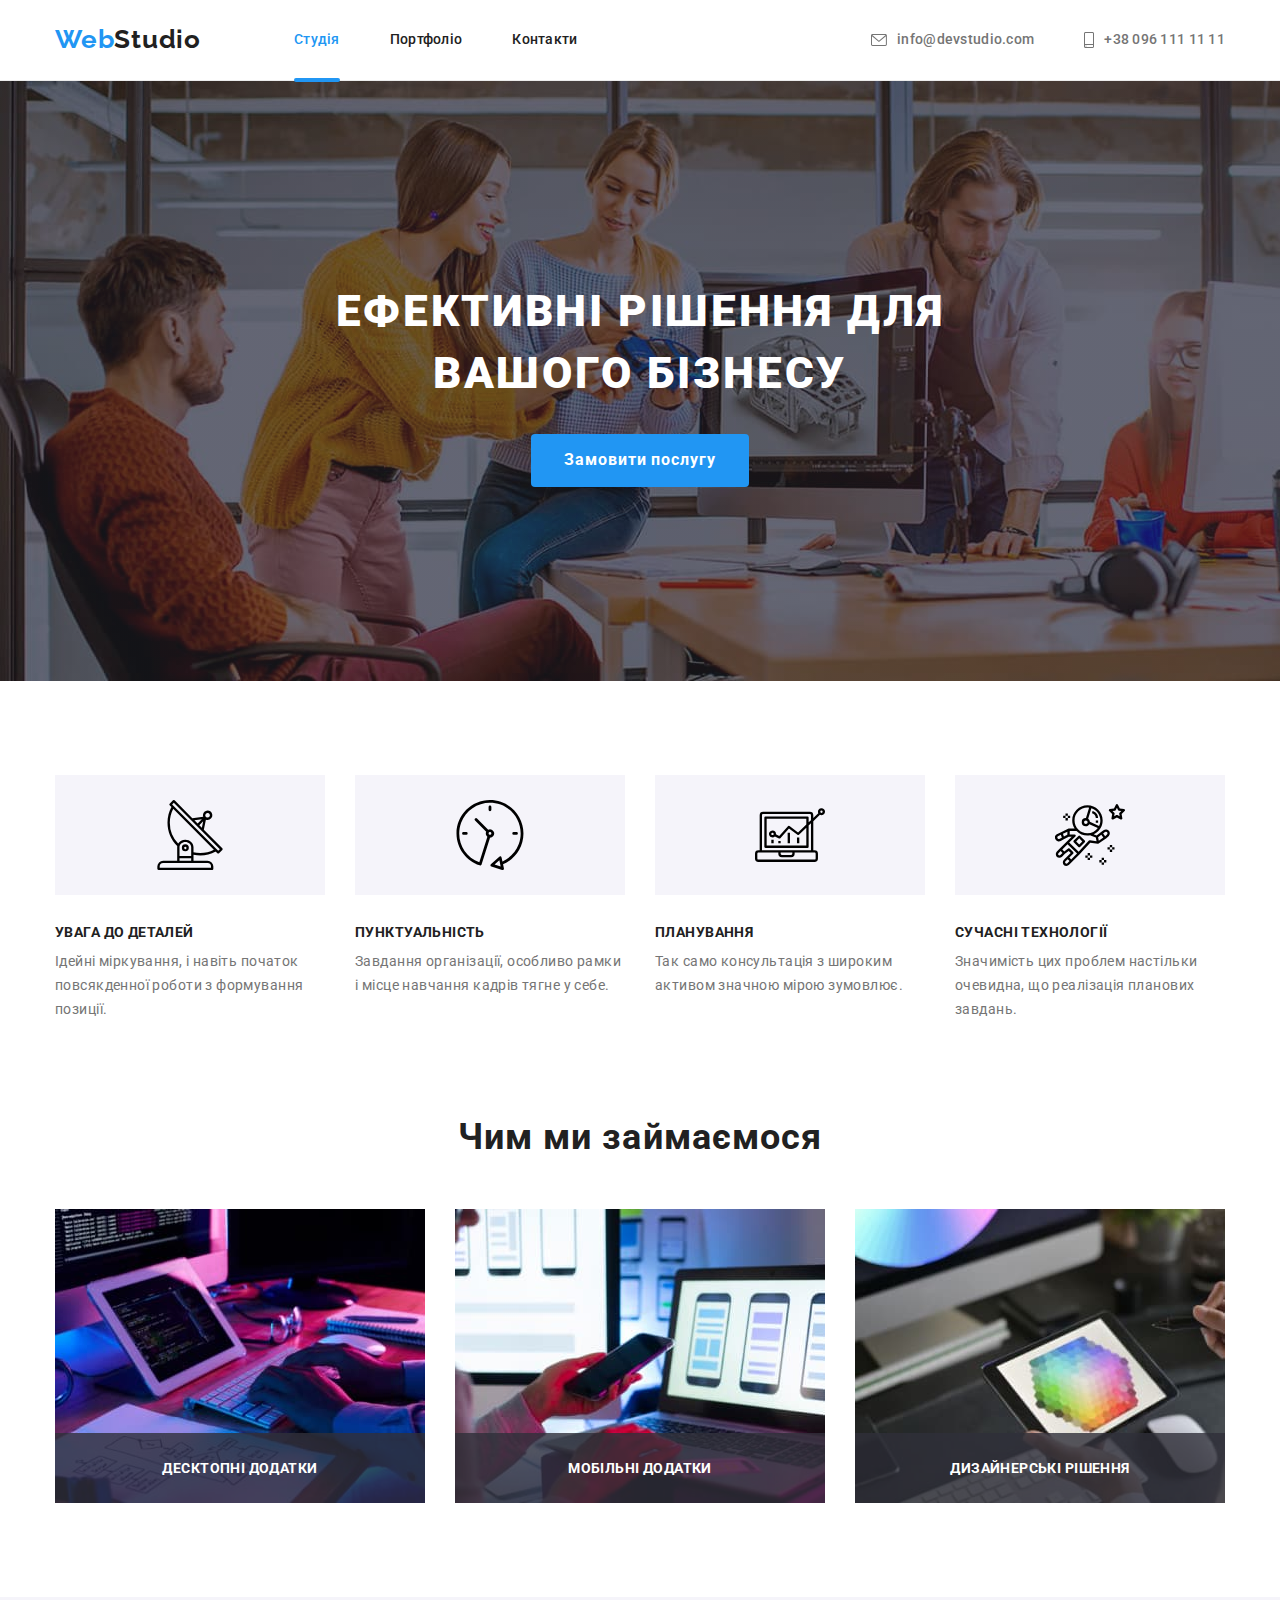
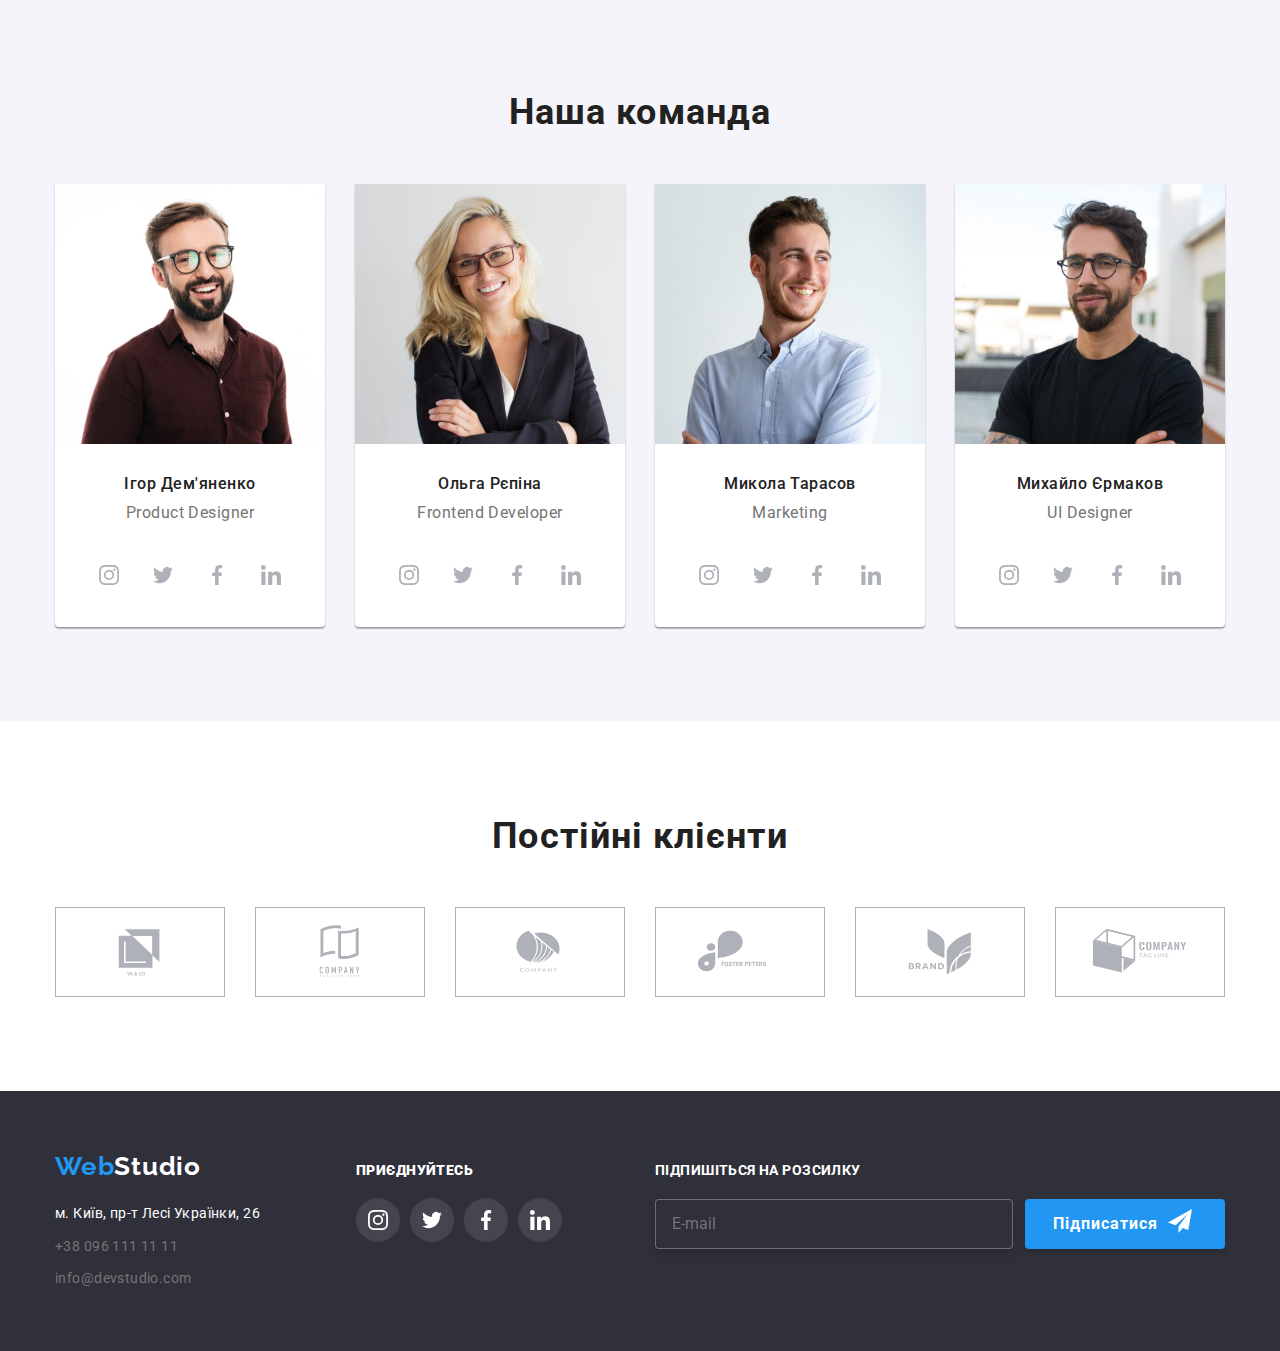
<file: index.html>
<!DOCTYPE html>
<html lang="uk">
  <head>
    <meta charset="UTF-8" />
    <meta http-equiv="X-UA-Compatible" content="IE=edge" />
    <meta name="viewport" content="width=device-width, initial-scale=1.0" />
    <link rel="preconnect" href="https://fonts.googleapis.com">
    <link rel="preconnect" href="https://fonts.gstatic.com" crossorigin>
    <link rel="preconnect" href="https://fonts.googleapis.com">
    <link rel="preconnect" href="https://fonts.gstatic.com" crossorigin>
    <link href="https://fonts.googleapis.com/css2?family=Raleway:wght@700&family=Roboto:wght@400;500;700;900&display=swap"
      rel="stylesheet">
    <title>Студія</title>
    <link rel="stylesheet" href="https://cdnjs.cloudflare.com/ajax/libs/modern-normalize/1.1.0/modern-normalize.min.css">
    
    <link rel="stylesheet" href="./css/main.min.css">
    
  </head>
  <body>
    <header class="header">
      <div class="container main-nav">
      <nav class="header-nav main-nav">
        <a href="./index.html" lang="en" class="header-logo"> <span>Web</span>Studio </a>

        <ul class="header-list ull">
          <li class="item"><a href="./index.html" class="header-item current">Студія</a></li>
          <li class="item"><a href="./portfolio.html" class="header-item">Портфоліо</a></li>
          <li class="item"><a href="" class="header-item">Контакти</a></li>
        </ul>
      </nav>

      <ul class="header-contacts ull">

        <li class="item hover-mail"><a href="mail:info@devstudio.com" class="header-mail communication">
          
          <svg class="mail-svg">
            <use href="./image/icon.svg#mail-icon"></use>
          </svg>

          info@devstudio.com</a></li>


        <li class="item hover-contact"><a href="tel:+380961111111" class="header-contact communication">
          
          <svg class="phone-svg">
            <use href="./image/icon.svg#smartphone"></use>
          </svg>
          
          +38 096 111 11 11</a></li>
        
      </ul>
      </div>
    </header>

    <main class="main">
      <!--Hero section-->
      <section class="hero">

        <div class="container">

          <h1 class="hero-title">Ефективні рішення для вашого бізнесу</h1>
          <button type="button" class="hero-btn" data-modal-open>Замовити послугу</button>

          <div class="backdrop is-hidden " data-modal  >
            <div class="modal" >
              <button type="button" class="close-button" data-modal-close>
                <svg class="modal-svg">
                  <use href="./image/icon.svg#button-close"></use>


                </svg>
              </button>



              <h2 class="modal-title">Залиште свої дані, ми вам передзвонимо</h2>
              <form action="" class="modal-form">
                <div class="form-element" >
                  <label for="name" class="form-info">Ім'я</label>
                  <div class="input-svg-info">
                  <input type="text"  id="name" name="name" class="input-info"/>

                 
                    <svg class="svg-form">
                      <use href="./image/icon.svg#name-form"></use>
                    </svg>
                  </div>
                </div>
                
                <div class="form-element">
                  <label for="phone" class="form-info">Телефон</label>
                  <div class="input-svg-info">
                  <input type="tel" id="phone" name="mobile" class="input-info"/>

                  
                    <svg class="svg-form">
                      <use href="./image/icon.svg#phone-form"></use>
                    </svg>
                  </div>
                </div>

                <div class="form-element">
                  <label for="mail" class="form-info">Пошта</label>
                  <div class="input-svg-info">
                  <input type="email" id="mail" name="mail" class="input-info"/>

                  
                    <svg class="svg-form">
                      <use href="./image/icon.svg#mail-form"></use>
                    </svg>
                </div>
                </div>

                <div class="form-element">
                  <label for="comment" class="form-info">Коментар</label>
                  
                  <textarea name="comment" id="comment" rows="120" class="comment" placeholder="Введіть текст"></textarea>
                </div>

                <div class="form-chek">
                
                 
                  
                  <label for="agree" class="check-label">
                    <input type="checkbox" id="agree" name="mailing-list" class="check-input" />
                    <div class="checkbox-icon">
                      <svg class="check-svg">
                        <use href="./image/icon.svg#icon-check"></use>
                      </svg>
                    </div>
                    Погоджуюся з розсилкою та приймаю &nbsp; <span><a href="" class="agreement-link"> Умови договору</a>
                    </span>
                  </label>
                
                </div>

                <button type="submit" class="modal-button">Відправити</button>
              </form>

              
            </div>
            
          </div>
        </div>
       
  
      </section>

      <!--Section about us-->
      <section class="about">

        <div class="container about__container width-size">
          <h2 class="about__title visually-hidden">Про нас</h2>
        
        <ul class="list-about ull">
          <li class="list-about__item icon-ditails">
              <div class="icon-about">

                <svg class="icon-about__svg">
                  <use href="./image/icon.svg#ditails"> 
                    
                  </use>
                </svg>

              </div>


            <h3 class="list-about__title">УВАГА ДО ДЕТАЛЕЙ</h3>
            <p class="list-about__paragraph">
              Ідейні міркування, і навіть початок повсякденної роботи з
              формування позиції.
            </p>
          </li>
          <li class="list-about__item icon-clock">

            <div class="icon-about">
            
              <svg class="icon-about__svg">
                <use href="./image/icon.svg#clock">
            
                </use>
              </svg>
            
            </div>

            <h3 class="list-about__title">ПУНКТУАЛЬНІСТЬ</h3>
            <p class="list-about__paragraph">
              Завдання організації, особливо рамки і місце навчання кадрів тягне
              у себе.
            </p>
          </li>
          <li class="list-about__item icon-diagram">

            <div class="icon-about">
            
              <svg class="icon-about__svg">
                <use href="./image/icon.svg#diagram">
            
                </use>
              </svg>
            
            </div>

            <h3 class="list-about__title">ПЛАНУВАННЯ</h3>
            <p class="list-about__paragraph">
              Так само консультація з широким активом значною мірою зумовлює.
            </p>
          </li>
          <li class="list-about__item icon-astronaunt">

            <div class="icon-about">
            
              <svg class="icon-about__svg">
                <use href="./image/icon.svg#astronaut">
            
                </use>
              </svg>
            
            </div>

            <h3 class="list-about__title">СУЧАСНІ ТЕХНОЛОГІЇ</h3>
            <p class="list-about__paragraph">
              Значимість цих проблем настільки очевидна, що реалізація планових
              завдань.
            </p>
          </li>
        </ul>
      </div>

      </section>

      <!--Section what we do-->
      <section class="what-do">
        <div class="what-do__container container">
          <h2 class="what-do__title">Чим ми займаємося</h2>
          <ul class="list-do ull">
            <li  class="list-do__item">
              <div class="list-do__wrapper">
              <img src="./image/img.jpg" alt="клавіатура" width="370" height="294" />
              <p class="list-do__pharagraph">Десктопні додатки</p>
              </div>
            </li>

            <li class="list-do__item">
              <div class="list-do__wrapper">
              <img src="./image/img-1.jpg" alt="телефон" width="370" height="294" />
              <p class="list-do__pharagraph">Мобільні додатки</p>
              </div>
            </li>

            <li class="list-do__item">
              <div class="list-do__wrapper">
              <img src="./image/img-2.jpg" alt="планшет" width="370" height="294" />
              <p class="list-do__pharagraph">Дизайнерські рішення</p>
              </div>
            </li>

          </ul>
        </div>
        
      </section>

      <!--Section Staff-->
      <section class="staff">
        <div class="container">
          <h2 class="staff-title">Наша команда</h2>
          
          <ul class="staff-list ull">
            <li class="staff-item">
              <img src="./image/staff-1.jpg" alt="Ігор Дем'яненко" width="270" height="260" class="staff-img" />
              <h3 class="staff-h">Ігор Дем'яненко</h3>
              <p class="staff-paragraph">Product Designer</p>

              <ul class="icon-staff-list ull">
                  <li class="link-icon">
                    <a href="" class="staff-a" >
                      <svg class="staff-icon">
                        <use href="./image/icon.svg#instagram"></use>
                      </svg>
                    </a>
                  </li>
                  <li class="link-icon">
                    <a href="" class="staff-a">
                      <svg class="staff-icon">
                        <use href="./image/icon.svg#twitter"></use>
                      </svg>
                    </a>
                  </li>
                  <li class="link-icon">
                    <a href="" class="staff-a">
                      <svg class="staff-icon">
                        <use href="./image/icon.svg#facebook"></use>
                      </svg>
                    </a>
                  </li>
                  <li class="link-icon">
                    <a href="" class="staff-a">
                      <svg class="staff-icon">
                        <use href="./image/icon.svg#linkedin"></use>
                      </svg>
                    </a>
                  </li>
              </ul>

            </li>
          
            <li class="staff-item">
              <img src="./image/staff-2.jpg" alt="Ольга Рєпіна" width="270" height="260" class="staff-img" />
              <h3 class="staff-h">Ольга Рєпіна</h3>
              <p class="staff-paragraph">Frontend Developer</p>

              <ul class="icon-staff-list ull">
                <li class="link-icon">
                  <a href="" class="staff-a">
                    <svg class="staff-icon">
                      <use href="./image/icon.svg#instagram"></use>
                    </svg>
                  </a>
                </li>
                <li class="link-icon">
                  <a href="" class="staff-a">
                    <svg class="staff-icon">
                      <use href="./image/icon.svg#twitter"></use>
                    </svg>
                  </a>
                </li>
                <li class="link-icon">
                  <a href="" class="staff-a">
                    <svg class="staff-icon">
                      <use href="./image/icon.svg#facebook"></use>
                    </svg>
                  </a>
                </li>
                <li class="link-icon">
                  <a href="" class="staff-a">
                    <svg class="staff-icon">
                      <use href="./image/icon.svg#linkedin"></use>
                    </svg>
                  </a>
                </li>
              </ul>
            </li>
          
            <li class="staff-item">
              <img src="./image/staff-3.jpg" alt="Микола Тарасов" width="270" height="260" class="staff-img" />
              <h3 class="staff-h">Микола Тарасов</h3>
              <p class="staff-paragraph">Marketing</p>

              <ul class="icon-staff-list ull">
                <li class="link-icon">
                  <a href="" class="staff-a">
                    <svg class="staff-icon">
                      <use href="./image/icon.svg#instagram"></use>
                    </svg>
                  </a>
                </li>
                <li class="link-icon">
                  <a href="" class="staff-a">
                    <svg class="staff-icon">
                      <use href="./image/icon.svg#twitter"></use>
                    </svg>
                  </a>
                </li>
                <li class="link-icon">
                  <a href="" class="staff-a">
                    <svg class="staff-icon">
                      <use href="./image/icon.svg#facebook"></use>
                    </svg>
                  </a>
                </li>
                <li class="link-icon">
                  <a href="" class="staff-a">
                    <svg class="staff-icon">
                      <use href="./image/icon.svg#linkedin"></use>
                    </svg>
                  </a>
                </li>
              </ul>
            </li>
          
            <li class="staff-item">
              <img src="./image/staff-4.jpg" alt="Михайло Єрмаков" width="270" height="260" class="staff-img" />
              <h3 class="staff-h">Михайло Єрмаков</h3>
              <p class="staff-paragraph">UI Designer</p>

              <ul class="icon-staff-list ull">
                <li class="link-icon">
                  <a href="" class="staff-a">
                    <svg class="staff-icon">
                      <use href="./image/icon.svg#instagram"></use>
                    </svg>
                  </a>
                </li>
                <li class="link-icon">
                  <a href="" class="staff-a">
                    <svg class="staff-icon">
                      <use href="./image/icon.svg#twitter"></use>
                    </svg>
                  </a>
                </li>
                <li class="link-icon">
                  <a href="" class="staff-a">
                    <svg class="staff-icon">
                      <use href="./image/icon.svg#facebook"></use>
                    </svg>
                  </a>
                </li>
                <li class="link-icon">
                  <a href="" class="staff-a">
                    <svg class="staff-icon">
                      <use href="./image/icon.svg#linkedin"></use>
                    </svg>
                  </a>
                </li>
              </ul>
            </li>
          </ul>
        </div>
        
      </section>

      
      <!--Section clients-->

      <section class="clients">
        <div class="container clients-container">
          <h2 class="clients-title">Постійні клієнти</h2>

          <ul class="clients-list ull" >
            <li class="clients-item">
              <a href="" class="clients-a">
                <svg class="clients-svg">
                  <use href="./image/icon.svg#logo1"></use>
                </svg>
              </a>
            </li>
            <li class="clients-item">
              <a href="" class="clients-a">
                <svg class="clients-svg">
                  <use href="./image/icon.svg#logo2"></use>
                </svg>
              </a>
            </li>
            <li class="clients-item">
              <a href="" class="clients-a">
                <svg class="clients-svg">
                  <use href="./image/icon.svg#logo3"></use>
                </svg>
              </a>
            </li>
            <li class="clients-item">
              <a href="" class="clients-a">
                <svg class="clients-svg svg-color">
                  <use href="./image/icon.svg#logo4"></use>
                </svg>
              </a>
            </li>
            <li class="clients-item">
              <a href="" class="clients-a">
                <svg class="clients-svg">
                  <use href="./image/icon.svg#logo5"></use>
                </svg>
              </a>
            </li>
            <li class="clients-item">
              <a href="" class="clients-a">
                <svg class="clients-svg">
                  <use href="./image/icon.svg#logo6"></use>
                </svg>
              </a>
            </li>
          </ul>

        </div>

      </section>


    </main>


    <footer class="footer">


      <div class="container footer-continer">
        <div class="footer-container-first">
        <a href="./index.html" lang="en" class="footer-logo"> <span>Web</span>Studio </a>
        
        <address>
          <ul class="footer-list ull">
            <li  class="footer-item">
              <a
                href="https://www.google.com/maps/place/%D0%B1%D1%83%D0%BB.+%D0%9B%D0%B5%D1%81%D0%B8+%D0%A3%D0%BA%D1%80%D0%B0%D0%B8%D0%BD%D0%BA%D0%B8,+26,+%D0%9A%D0%B8%D0%B5%D0%B2,+02000/@50.4265807,30.5383858,17z/data=!3m1!4b1!4m5!3m4!1s0x40d4cf0e033ecbe9:0x57a4dffefec77da0!8m2!3d50.4265807!4d30.5383858"
                target="_blank" rel="noopener noreferrer" class="footer-address">м. Київ, пр-т Лесі Українки, 26</a></li>
            <li class="footer-item"><a href="tel:+380961111111" class="footer-contact communication">+38 096 111 11 11</a></li>
            <li class="footer-item"><a href="mail:info@devstudio.com" class="footer-mail communication">info@devstudio.com</a></li>
          </ul>
        </address>
      </div>

      <div class="footer-icons">
        <p class="footer-icon-text"><b>приєднуйтесь</b></p>

        <ul class="icon-footer-list ull">
          <li class="link-icon-footer">
            <a href="" class="footer-a">
              <svg class="footer-icon">
                <use href="./image/icon.svg#instagram"></use>
              </svg>
            </a>
          </li>
          <li class="link-icon-footer">
            <a href="" class="footer-a">
              <svg class="footer-icon">
                <use href="./image/icon.svg#twitter"></use>
              </svg>
            </a>
          </li>
          <li class="link-icon-footer">
            <a href="" class="footer-a">
              <svg class="footer-icon">
                <use href="./image/icon.svg#facebook"></use>
              </svg>
            </a>
          </li>
          <li class="link-icon-footer">
            <a href="" class="footer-a">
              <svg class="footer-icon">
                <use href="./image/icon.svg#linkedin"></use>
              </svg>
            </a>
          </li>
        </ul>

      </div>


      <div class="mailing-list">

        
        <label for="mailing" class="title-mailing">Підпишіться на розсилку</label>
        <div class="mailing-input-but">
        <input type="email" id="mailing" name="mailing" class="input-mailing" placeholder="E-mail" />
   
        <button type="submit" class="mailing-btn">Підписатися</button>
         </div>
      </div>
      </div>
      
    </footer>
    
      <script src="./js/modal.js"></script>
  </body>
</html>
</file>
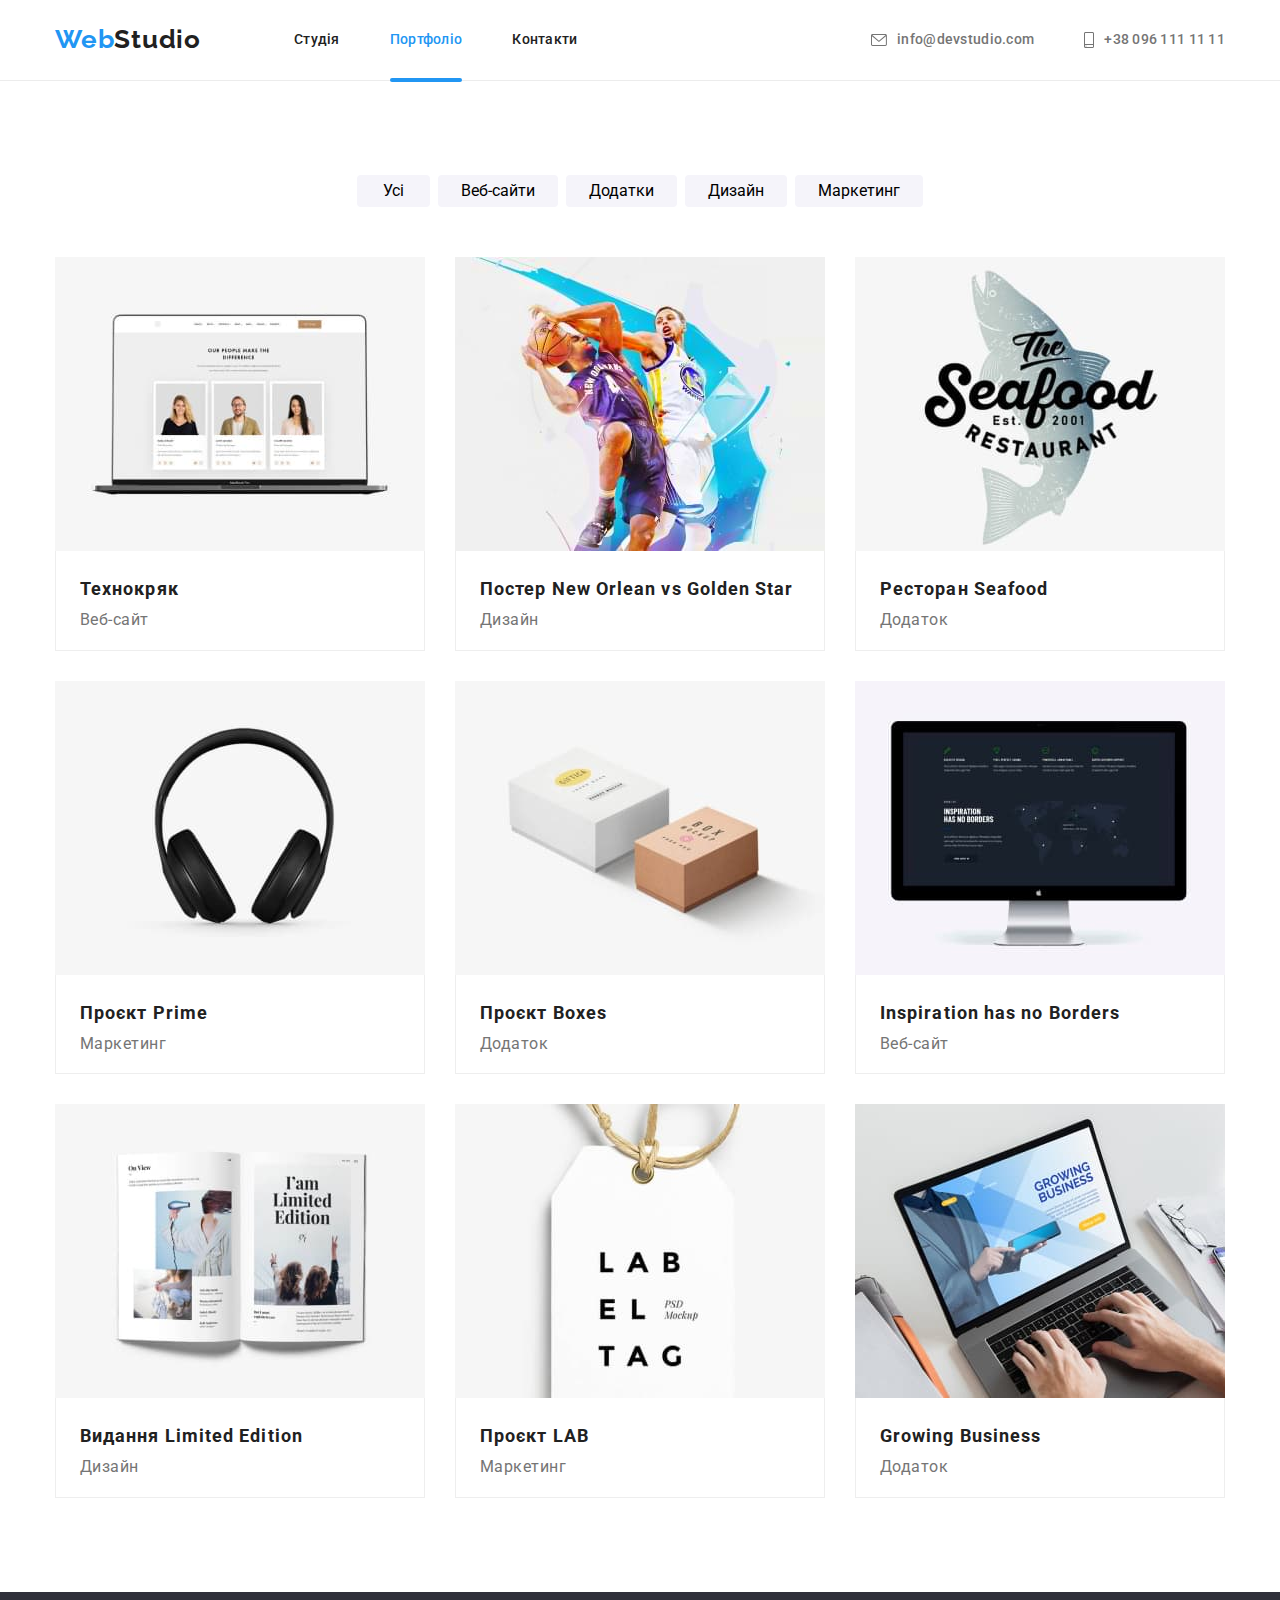
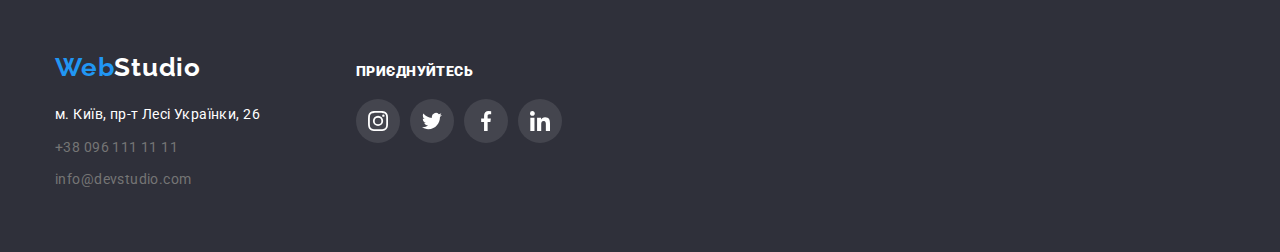
<file: portfolio.html>
<!DOCTYPE html>
<html lang="uk">
<head>
    <meta charset="UTF-8">
    <meta http-equiv="X-UA-Compatible" content="IE=edge">
    <meta name="viewport" content="width=device-width, initial-scale=1.0">
    <link href="https://fonts.googleapis.com/css2?family=Raleway:wght@700&family=Roboto:wght@400;500;700;900&display=swap"
    rel="stylesheet">
    <title>Портфоліо</title>
    <link rel="stylesheet" href="https://cdnjs.cloudflare.com/ajax/libs/modern-normalize/1.1.0/modern-normalize.min.css">
    <link rel="stylesheet" href="./css/main.min.css">
</head>
<body>
    
    <header class="header">
        <div class="container portfolio-header">
            <nav class="header-nav main-nav">
                <a href="./index.html" lang="en" class="header-logo"> <span>Web</span>Studio </a>
    
                <ul class="header-list ull">
                    <li class="item"><a href="./index.html" class="header-item">Студія</a></li>
                    <li class="item"><a href="./portfolio.html" class="header-item current">Портфоліо</a></li>
                    <li class="item"><a href="" class="header-item">Контакти</a></li>
                </ul>
            </nav>
    
            <ul class="header-contacts ull">
            
                <li class="item"><a href="mail:info@devstudio.com" class="header-mail communication">
            
                        <svg class="mail-svg">
                            <use href="./image/icon.svg#mail-icon"></use>
                        </svg>
            
                        info@devstudio.com</a></li>
            
            
                <li class="item"><a href="tel:+380961111111" class="header-contact communication">
            
                        <svg class="phone-svg">
                            <use href="./image/icon.svg#smartphone"></use>
                        </svg>
            
                        +38 096 111 11 11</a></li>
            
            </ul>
        </div>
    </header>

    <main>
        <!--Section Portfolio-->
        <section class="portfolio">
            <div class="container ">
                
                    <h1 class="portfolio-title visually-hidden">Портфоліо</h1>
               
                  
                        
                        <ul class="portfolio-list ull">
                            <li class="portfolio-li"><button type="button" class="portfolio-item  buttons">Усі</button></li>
                            <li class="portfolio-li"><button type="button" class="portfolio-item  buttons">Веб-сайти</button></li>
                            <li class="portfolio-li"><button type="button" class="portfolio-item  buttons">Додатки</button></li>
                            <li class="portfolio-li"><button type="button" class="portfolio-item  buttons">Дизайн</button></li>
                            <li class="portfolio-li"><button type="button" class="portfolio-item  buttons">Маркетинг</button></li>
                        </ul>
                        
                   
                
                
                <ul class="projects-list ull">
                    <li class="projects-item">
                        <div class="wrapper-projects">
                            <img src="./image/Portfolio/img.jpg" alt="ноутбук" width="370" height="294" class="projects-img">
                            
                            <p class="text-window">Ресурс пропонує комплексні пропозиції з різним рівнем функціоналу та сервісів. Все це дозволить відвідувачу отримати
                            вичерпні відомості про компанію чи приватну особу.</p>
                        </div>
                        
                        
                        <div class="project-text">
                            <h2>Технокряк</h2>
                        <p class="projects-paragraph">Веб-сайт</p>
                    </div>
                    </li>
                    <li class="projects-item">
                        <div class="wrapper-projects">
                        <img src="./image/Portfolio/img-1.jpg" alt="баскетбол" width="370" height="294" class="projects-img">

                        <p class="text-window">Ресурс пропонує комплексні пропозиції з різним рівнем функціоналу та сервісів. Все це дозволить
                            відвідувачу отримати
                            вичерпні відомості про компанію чи приватну особу.</p>
                            </div>

                        <div class="project-text">
                            <h2>Постер <span lang="en"> New Orlean vs Golden Star</span></h2>
                        <p class="projects-paragraph">Дизайн</p>
                    </div>
                    </li>
                    <li class="projects-item" >
                        <div class="wrapper-projects">
                        <img src="./image/Portfolio/img-2.jpg" alt="ресторан" width="370" height="294" class="projects-img">

                        <p class="text-window">Ресурс пропонує комплексні пропозиції з різним рівнем функціоналу та сервісів. Все це дозволить
                            відвідувачу отримати
                            вичерпні відомості про компанію чи приватну особу.</p>
                            </div>


                        <div class="project-text">
                            <h2>Ресторан <span lang="en">Seafood</span></h2>
                        <p class="projects-paragraph">Додаток</p>
                    </div>
                    </li>
                    <li class="projects-item">
                        <div class="wrapper-projects">
                        <img src="./image/Portfolio/img-3.jpg" alt="навушники" width="370" height="294" class="projects-img">

                        <p class="text-window">Ресурс пропонує комплексні пропозиції з різним рівнем функціоналу та сервісів. Все це дозволить
                            відвідувачу отримати
                            вичерпні відомості про компанію чи приватну особу.</p>
                            </div>

                        <div class="project-text">
                            <h2>Проєкт <span lang="en">Prime</span></h2>
                        <p class="projects-paragraph">Маркетинг</p>
                    </div>
                    </li>
                    <li class="projects-item">
                        <div class="wrapper-projects">
                        <img src="./image/Portfolio/img-4.jpg" alt="коробки" width="370" height="294" class="projects-img">

                        <p class="text-window">Ресурс пропонує комплексні пропозиції з різним рівнем функціоналу та сервісів. Все це дозволить
                            відвідувачу отримати
                            вичерпні відомості про компанію чи приватну особу.</p>
                            </div>

                        <div class="project-text">
                            <h2>Проєкт <span lang="en">Boxes</span></h2>
                        <p class="projects-paragraph">Додаток</p>
                    </div>
                    </li>
                    <li class="projects-item">
                        <div class="wrapper-projects">
                        <img src="./image/Portfolio/img-5.jpg" alt="монітор" width="370" height="294" class="projects-img">

                         <p class="text-window">Ресурс пропонує комплексні пропозиції з різним рівнем функціоналу та сервісів. Все це дозволить відвідувачу отримати
                        вичерпні відомості про компанію чи приватну особу.</p>
                        </div>


                        <div class="project-text">
                            <h2 lang="en">Inspiration has no Borders</h2>
                        <p class="projects-paragraph">Веб-сайт</p>
                    </div>
                    </li>
                    <li class="projects-item">
                        <div class="wrapper-projects">
                        <img src="./image/Portfolio/img-6.jpg" alt="журнал" width="370" height="294" class="projects-img">

                         <p class="text-window">Ресурс пропонує комплексні пропозиції з різним рівнем функціоналу та сервісів. Все це дозволить відвідувачу отримати
                        вичерпні відомості про компанію чи приватну особу.</p>
                        </div>

                        <div class="project-text">
                            <h2>Видання <span lang="en">Limited Edition</span></h2>
                        <p class="projects-paragraph">Дизайн</p>
                    </div>
                    </li>
                    <li class="projects-item">
                        <div class="wrapper-projects">
                        <img src="./image/Portfolio/img-7.jpg" alt="етикетка" width="370" height="294" class="projects-img">

                         <p class="text-window">Ресурс пропонує комплексні пропозиції з різним рівнем функціоналу та сервісів. Все це дозволить відвідувачу отримати
                        вичерпні відомості про компанію чи приватну особу.</p>
                        </div>


                        <div class="project-text">
                            <h2>Проєкт <span lang="en">LAB</span></h2>
                        <p class="projects-paragraph">Маркетинг</p>
                    </div>
                    </li>
                    <li class="projects-item">
                        <div class="wrapper-projects">
                        <img src="./image/Portfolio/img-8.jpg" alt="клавіатура" width="370" height="294" class="projects-img">

                         <p class="text-window">Ресурс пропонує комплексні пропозиції з різним рівнем функціоналу та сервісів. Все це дозволить відвідувачу отримати
                        вичерпні відомості про компанію чи приватну особу.</p>
                        </div>


                        <div class="project-text"><h2 lang="en">Growing Business</h2>
                        <p class="projects-paragraph">Додаток</p>
                    </div>
                    </li>
                </ul>
            </div>
            
        </section>
    </main>
    <footer class="footer">
        <div class="container footer-continer">
            <div class="footer-container-first">
            <a href="./index.html" lang="en" class="footer-logo"> <span>Web</span>Studio </a>
    
            <address>
                <ul class="footer-list ull">
                    <li class="footer-item"><a href="https://www.google.com/maps/place/%D0%B1%D1%83%D0%BB.+%D0%9B%D0%B5%D1%81%D0%B8+%D0%A3%D0%BA%D1%80%D0%B0%D0%B8%D0%BD%D0%BA%D0%B8,+26,+%D0%9A%D0%B8%D0%B5%D0%B2,+02000/@50.4265807,30.5383858,17z/data=!3m1!4b1!4m5!3m4!1s0x40d4cf0e033ecbe9:0x57a4dffefec77da0!8m2!3d50.4265807!4d30.5383858"
                            target="_blank" rel="noopener noreferrer" class="footer-address">м. Київ, пр-т Лесі Українки,
                            26</a></li>
                    <li class="footer-item"><a href="tel:+380961111111" class="footer-contact communication">+38 096 111 11 11</a></li>
                    <li class="footer-item"><a href="mail:info@devstudio.com" class="footer-mail communication">info@devstudio.com</a></li>
                </ul>
            </address>
            </div>

            <div class="footer-icons">
                <p class="footer-icon-text"><b>приєднуйтесь</b></p>
            
                <ul class="icon-footer-list ull">
                    <li class="link-icon-footer">
                        <a href="" class="footer-a">
                            <svg class="footer-icon">
                                <use href="./image/icon.svg#instagram"></use>
                            </svg>
                        </a>
                    </li>
                    <li class="link-icon-footer">
                        <a href="" class="footer-a">
                            <svg class="footer-icon">
                                <use href="./image/icon.svg#twitter"></use>
                            </svg>
                        </a>
                    </li>
                    <li class="link-icon-footer">
                        <a href="" class="footer-a">
                            <svg class="footer-icon">
                                <use href="./image/icon.svg#facebook"></use>
                            </svg>
                        </a>
                    </li>
                    <li class="link-icon-footer">
                        <a href="" class="footer-a">
                            <svg class="footer-icon">
                                <use href="./image/icon.svg#linkedin"></use>
                            </svg>
                        </a>
                    </li>
                </ul>
            
            </div>
        </div>
    
    </footer>
</body>
</html>
</file>
<file: css/main.min.css>
::-webkit-inner-spin-button,::-webkit-outer-spin-button{height:auto}[type=search]{-webkit-appearance:textfield;outline-offset:-2px}::-webkit-search-decoration{-webkit-appearance:none}::-webkit-file-upload-button{-webkit-appearance:button;font:inherit}summary{display:list-item}.what-do__title,.staff-title,.about__title{font-weight:700;font-size:36px;line-height:1.2;text-align:center;letter-spacing:.03em;margin-bottom:50px}html{-webkit-box-sizing:border-box;box-sizing:border-box}*,*::before,*::after{-webkit-box-sizing:inherit;box-sizing:inherit}body{color:#212121;background-color:#fff;font-family:"Roboto",sans-serif;letter-spacing:.03em;font-weight:400;margin:0}.container{width:1200px;padding-left:15px;padding-right:15px;margin:0 auto}h1,h2,h3,ul,p{margin:0}.visually-hidden{position:absolute;clip:rect(0 0 0 0);width:1px;height:1px;margin:-1px}.ull{list-style:none;padding:0}.about-paragraph,.staff-paragraph,.projects-paragraph{color:#757575}.header{border-bottom:1px solid #ececec}.header-logo{color:#212121;font-family:"Raleway",sans-serif;letter-spacing:.03em;font-weight:700;font-size:26px;line-height:1.2;text-decoration:none;-webkit-transform:scale(1);transform:scale(1);-webkit-transition:-webkit-transform 250ms cubic-bezier(0.4, 0, 0.2, 1);transition:-webkit-transform 250ms cubic-bezier(0.4, 0, 0.2, 1);transition:transform 250ms cubic-bezier(0.4, 0, 0.2, 1);transition:transform 250ms cubic-bezier(0.4, 0, 0.2, 1), -webkit-transform 250ms cubic-bezier(0.4, 0, 0.2, 1)}.header-logo:hover,.header-logo:focus{-webkit-transform:scale(1.2);transform:scale(1.2)}.header-logo span{color:#2196f3}.main-nav{display:-webkit-box;display:-ms-flexbox;display:flex;-webkit-box-align:center;-ms-flex-align:center;align-items:center}.header-nav{letter-spacing:.02em}.header-list{display:-webkit-box;display:-ms-flexbox;display:flex;margin-left:93px}.header-list .item:not(:last-child){margin-right:50px}.header-item{display:block;padding-top:32px;padding-bottom:32px;color:#212121;font-weight:500;font-size:14px;line-height:1.1;letter-spacing:.02em;text-decoration:none;position:relative;-webkit-transition:color 250ms cubic-bezier(0.4, 0, 0.2, 1);transition:color 250ms cubic-bezier(0.4, 0, 0.2, 1)}.header-item:hover,.header-item:focus{color:#2196f3}.current{color:#2196f3}.header-item.current::after{content:"";display:block;position:absolute;left:0;bottom:-2px;width:100%;height:4px;border-radius:2px;background-color:#2196f3;-webkit-transform:scaleX(1);transform:scaleX(1);-webkit-transition:background-color 250ms cubic-bezier(0.4, 0, 0.2, 1),-webkit-transform 250ms cubic-bezier(0.4, 0, 0.2, 1);transition:background-color 250ms cubic-bezier(0.4, 0, 0.2, 1),-webkit-transform 250ms cubic-bezier(0.4, 0, 0.2, 1);transition:transform 250ms cubic-bezier(0.4, 0, 0.2, 1),background-color 250ms cubic-bezier(0.4, 0, 0.2, 1);transition:transform 250ms cubic-bezier(0.4, 0, 0.2, 1),background-color 250ms cubic-bezier(0.4, 0, 0.2, 1),-webkit-transform 250ms cubic-bezier(0.4, 0, 0.2, 1)}.header-contacts{display:-webkit-box;display:-ms-flexbox;display:flex;margin-left:auto;color:rgba(47,48,58,.8);font-weight:500;font-size:14px;line-height:1.1;letter-spacing:.02em}.header-contacts:hover,.header-contacts:focus{color:#2196f3}.header-contacts .item+.item{margin-left:50px}.header-contact,.header-mail{padding-top:32px;padding-bottom:32px;display:-webkit-box;display:-ms-flexbox;display:flex;-webkit-box-align:center;-ms-flex-align:center;align-items:center;color:#757575}.mail-svg{width:16px;height:12px;margin-right:10px;fill:currentColor}.phone-svg{width:10px;height:16px;margin-right:10px;fill:currentColor}.hover-mail:hover,.hover-mail:focus,.hover-contact:hover,.hover-contact:focus{color:#2196f3}.hero{max-width:1600px;height:600px;margin-left:auto;margin-right:auto;background-image:-webkit-gradient(linear, left top, right top, from(rgba(47, 48, 58, 0.4)), to(rgba(47, 48, 58, 0.4))),url(../image/hero-back.jpg);background-image:linear-gradient(to right, rgba(47, 48, 58, 0.4), rgba(47, 48, 58, 0.4)),url(../image/hero-back.jpg);background-color:#2f303a;letter-spacing:.06em;text-align:center;padding-bottom:200px;padding-top:200px}.hero-title{color:#fff;width:696px;font-weight:900;font-size:44px;line-height:1.4;text-align:center;letter-spacing:.06em;text-transform:uppercase;margin-bottom:30px;margin-left:auto;margin-right:auto}.hero-btn{color:#fff;background-color:#2196f3;font-weight:700;font-size:16px;line-height:1.9;display:-webkit-box;display:-ms-flexbox;display:flex;-webkit-box-align:center;-ms-flex-align:center;align-items:center;text-align:center;letter-spacing:.06em;cursor:pointer;font-family:inherit;border-radius:4px;padding:10px 32px;display:inline-block;min-width:216px;border:1px solid rgba(0,0,0,0);-webkit-transform:scale(1);transform:scale(1);-webkit-transition:-webkit-transform 250ms cubic-bezier(0.4, 0, 0.2, 1);transition:-webkit-transform 250ms cubic-bezier(0.4, 0, 0.2, 1);transition:transform 250ms cubic-bezier(0.4, 0, 0.2, 1);transition:transform 250ms cubic-bezier(0.4, 0, 0.2, 1), -webkit-transform 250ms cubic-bezier(0.4, 0, 0.2, 1)}.hero-btn:hover,.hero-btn:focus{-webkit-transform:scale(1.1);transform:scale(1.1)}.about{padding-top:94px;padding-bottom:94px}.list-about{display:-webkit-box;display:-ms-flexbox;display:flex;-ms-flex-wrap:wrap;flex-wrap:wrap}.list-about__item{width:270px;margin-right:30px}.list-about__item:last-child{margin-right:0}.list-about__item>h3{font-weight:700;font-size:14px;line-height:1.1;letter-spacing:.03em;text-transform:uppercase}.list-about__item>p{font-weight:400;font-size:14px;line-height:1.7;letter-spacing:.03em}.list-about__title{margin-bottom:10px}.list-about__paragraph{color:#757575}.icon-about{width:270px;height:120px;background-color:#f5f4fa;margin-bottom:30px;display:-webkit-box;display:-ms-flexbox;display:flex;-webkit-box-pack:center;-ms-flex-pack:center;justify-content:center;-webkit-box-align:center;-ms-flex-align:center;align-items:center}.icon-about__svg{width:70px;height:70px}.what-do{padding-bottom:94px}.list-do{display:-webkit-box;display:-ms-flexbox;display:flex;-webkit-box-pack:space-evenly;-ms-flex-pack:space-evenly;justify-content:space-evenly}.list-do__item{display:block;margin-right:30px}.list-do__item:last-child{margin-right:0}.list-do__wrapper{position:relative;line-height:0}.list-do__pharagraph{position:absolute;width:100%;height:70px;bottom:0;-webkit-box-align:center;-ms-flex-align:center;align-items:center;-webkit-box-pack:center;-ms-flex-pack:center;justify-content:center;display:-webkit-box;display:-ms-flexbox;display:flex;font-family:"Roboto";font-weight:700;font-size:14px;line-height:16px;text-align:center;letter-spacing:.03em;text-transform:uppercase;color:#fff;background:rgba(47,48,58,.8)}.staff{background-color:#f5f4fa;padding-top:94px;padding-bottom:94px}.staff-list{display:-webkit-box;display:-ms-flexbox;display:flex;-webkit-box-pack:center;-ms-flex-pack:center;justify-content:center}.staff-item{background-color:#fff;margin-right:30px;-webkit-box-shadow:0px 1px 3px rgba(0,0,0,.12),0px 1px 1px rgba(0,0,0,.14),0px 2px 1px rgba(0,0,0,.2);box-shadow:0px 1px 3px rgba(0,0,0,.12),0px 1px 1px rgba(0,0,0,.14),0px 2px 1px rgba(0,0,0,.2);border-radius:0px 0px 4px 4px}.staff-item:last-child{margin-right:0}.staff-h{font-weight:500;font-size:16px;line-height:1.2;text-align:center;letter-spacing:.03em;margin-bottom:10px}.staff-paragraph{font-weight:400;font-size:16px;line-height:1.2;text-align:center;letter-spacing:.03em;padding-bottom:30px}.staff-img{display:block;margin-bottom:30px}.icon-staff-list{display:-webkit-box;display:-ms-flexbox;display:flex;-webkit-box-pack:center;-ms-flex-pack:center;justify-content:center;padding-bottom:30px}.staff-icon{width:20px;height:20px;fill:currentColor}.link-icon{margin-right:10px}.link-icon:last-child{margin-right:0}.staff-a{width:44px;height:44px;-webkit-box-pack:center;-ms-flex-pack:center;justify-content:center;display:-webkit-box;display:-ms-flexbox;display:flex;-webkit-box-align:center;-ms-flex-align:center;align-items:center;background-color:#fff;border-radius:50%;border:none;color:#afb1b8;-webkit-transform:scale(1);transform:scale(1);-webkit-transition:background-color 250ms cubic-bezier(0.4, 0, 0.2, 1),color 250ms cubic-bezier(0.4, 0, 0.2, 1),-webkit-transform 250ms cubic-bezier(0.4, 0, 0.2, 1);transition:background-color 250ms cubic-bezier(0.4, 0, 0.2, 1),color 250ms cubic-bezier(0.4, 0, 0.2, 1),-webkit-transform 250ms cubic-bezier(0.4, 0, 0.2, 1);transition:transform 250ms cubic-bezier(0.4, 0, 0.2, 1),background-color 250ms cubic-bezier(0.4, 0, 0.2, 1),color 250ms cubic-bezier(0.4, 0, 0.2, 1);transition:transform 250ms cubic-bezier(0.4, 0, 0.2, 1),background-color 250ms cubic-bezier(0.4, 0, 0.2, 1),color 250ms cubic-bezier(0.4, 0, 0.2, 1),-webkit-transform 250ms cubic-bezier(0.4, 0, 0.2, 1)}.staff-a:hover,.staff-a:focus{background-color:#2196f3;color:#fff;-webkit-transform:scale(1.1);transform:scale(1.1)}.clients{padding-top:94px;padding-bottom:94px}.clients-container{max-width:1170px}.clients-title{font-family:"Roboto";font-weight:700;font-size:36px;line-height:42px;text-align:center;letter-spacing:.03em;color:#212121;margin-bottom:50px}.clients-list{display:-webkit-box;display:-ms-flexbox;display:flex;-webkit-box-pack:center;-ms-flex-pack:center;justify-content:center;-webkit-box-align:center;-ms-flex-align:center;align-items:center}.clients-item{margin-right:30px}.clients-item:last-child{margin-right:0}.clients-a{width:170px;height:90px;display:-webkit-box;display:-ms-flexbox;display:flex;-webkit-box-pack:center;-ms-flex-pack:center;justify-content:center;-webkit-box-align:center;-ms-flex-align:center;align-items:center;border:1px solid #afb1b8;color:#afb1b8;-webkit-transform:scale(1);transform:scale(1);-webkit-transition:background-color 250ms cubic-bezier(0.4, 0, 0.2, 1),color 250ms cubic-bezier(0.4, 0, 0.2, 1),-webkit-transform 250ms cubic-bezier(0.4, 0, 0.2, 1);transition:background-color 250ms cubic-bezier(0.4, 0, 0.2, 1),color 250ms cubic-bezier(0.4, 0, 0.2, 1),-webkit-transform 250ms cubic-bezier(0.4, 0, 0.2, 1);transition:transform 250ms cubic-bezier(0.4, 0, 0.2, 1),background-color 250ms cubic-bezier(0.4, 0, 0.2, 1),color 250ms cubic-bezier(0.4, 0, 0.2, 1);transition:transform 250ms cubic-bezier(0.4, 0, 0.2, 1),background-color 250ms cubic-bezier(0.4, 0, 0.2, 1),color 250ms cubic-bezier(0.4, 0, 0.2, 1),-webkit-transform 250ms cubic-bezier(0.4, 0, 0.2, 1)}.clients-a:hover,.clients-a:focus{color:#2196f3;border:1px solid #2196f3;-webkit-transform:scale(1.1);transform:scale(1.1)}.clients-svg{width:106px;height:60px;fill:currentColor}.footer-logo{display:block;color:#fff;font-family:"Raleway",sans-serif;letter-spacing:.03em;font-weight:700;font-size:26px;line-height:1.2;text-decoration:none;margin-bottom:20px;-webkit-transform:scale(1);transform:scale(1);-webkit-transition:-webkit-transform 250ms cubic-bezier(0.4, 0, 0.2, 1);transition:-webkit-transform 250ms cubic-bezier(0.4, 0, 0.2, 1);transition:transform 250ms cubic-bezier(0.4, 0, 0.2, 1);transition:transform 250ms cubic-bezier(0.4, 0, 0.2, 1), -webkit-transform 250ms cubic-bezier(0.4, 0, 0.2, 1)}.footer-logo:hover,.footer-logo:focus{-webkit-transform:scale(1.1);transform:scale(1.1)}.footer-logo span{color:#2196f3}.footer{background-color:#2f303a;padding-top:60px;padding-bottom:60px}.footer-continer{display:-webkit-box;display:-ms-flexbox;display:flex;-webkit-box-align:baseline;-ms-flex-align:baseline;align-items:baseline}.footer-list{width:231px;padding:0;color:#757575;font-weight:400;font-size:14px;line-height:1.7;letter-spacing:.03em;font-style:normal}.footer-address{color:#fff;text-decoration:none;margin-bottom:9px;-webkit-transform:scale(1);transform:scale(1);-webkit-transition:color 250ms cubic-bezier(0.4, 0, 0.2, 1),-webkit-transform 250ms cubic-bezier(0.4, 0, 0.2, 1);transition:color 250ms cubic-bezier(0.4, 0, 0.2, 1),-webkit-transform 250ms cubic-bezier(0.4, 0, 0.2, 1);transition:transform 250ms cubic-bezier(0.4, 0, 0.2, 1),color 250ms cubic-bezier(0.4, 0, 0.2, 1);transition:transform 250ms cubic-bezier(0.4, 0, 0.2, 1),color 250ms cubic-bezier(0.4, 0, 0.2, 1),-webkit-transform 250ms cubic-bezier(0.4, 0, 0.2, 1)}.footer-address:hover,.footer-address:focus{color:#2196f3;-webkit-transform:scale(1.1);transform:scale(1.1)}.footer-contact{margin-bottom:9px}.footer-item{margin-bottom:9px}.footer-item:last-child{margin-bottom:0}.footer-icons{width:206px;height:80px;margin-left:70px}.footer-icon-text{font-family:"Roboto";font-style:normal;font-weight:700;font-size:14px;line-height:16px;letter-spacing:.03em;text-transform:uppercase;color:#fff;margin-bottom:20px}.footer-icon{width:20px;height:20px;fill:currentColor}.footer-a{width:44px;height:44px;-webkit-box-pack:center;-ms-flex-pack:center;justify-content:center;display:-webkit-box;display:-ms-flexbox;display:flex;-webkit-box-align:center;-ms-flex-align:center;align-items:center;background-color:rgba(255,255,255,.1);border-radius:50%;border:none;color:#fff;-webkit-transform:scale(1);transform:scale(1);-webkit-transition:background-color 250ms cubic-bezier(0.4, 0, 0.2, 1),-webkit-transform 250ms cubic-bezier(0.4, 0, 0.2, 1);transition:background-color 250ms cubic-bezier(0.4, 0, 0.2, 1),-webkit-transform 250ms cubic-bezier(0.4, 0, 0.2, 1);transition:transform 250ms cubic-bezier(0.4, 0, 0.2, 1),background-color 250ms cubic-bezier(0.4, 0, 0.2, 1);transition:transform 250ms cubic-bezier(0.4, 0, 0.2, 1),background-color 250ms cubic-bezier(0.4, 0, 0.2, 1),-webkit-transform 250ms cubic-bezier(0.4, 0, 0.2, 1)}.footer-a:hover,.footer-a:focus{background-color:#2196f3;-webkit-transform:scale(1.1);transform:scale(1.1)}.icon-footer-list{display:-webkit-box;display:-ms-flexbox;display:flex;-webkit-box-pack:center;-ms-flex-pack:center;justify-content:center}.link-icon-footer{margin-right:10px}.link-icon-footer:last-child{margin-right:0}.communication{color:#757575;text-decoration:none;-webkit-transform:scale(1);transform:scale(1);-webkit-transition:color 250ms cubic-bezier(0.4, 0, 0.2, 1),-webkit-transform 250ms cubic-bezier(0.4, 0, 0.2, 1);transition:color 250ms cubic-bezier(0.4, 0, 0.2, 1),-webkit-transform 250ms cubic-bezier(0.4, 0, 0.2, 1);transition:transform 250ms cubic-bezier(0.4, 0, 0.2, 1),color 250ms cubic-bezier(0.4, 0, 0.2, 1);transition:transform 250ms cubic-bezier(0.4, 0, 0.2, 1),color 250ms cubic-bezier(0.4, 0, 0.2, 1),-webkit-transform 250ms cubic-bezier(0.4, 0, 0.2, 1)}.communication:hover,.communication:focus{color:#2196f3;-webkit-transform:scale(1.1);transform:scale(1.1)}.buttons{background-color:#f5f4fa;cursor:pointer;font-family:inherit;border-radius:4px;padding:6px 22px;display:inline-block;min-width:73px;border:1px solid rgba(0,0,0,0)}.buttons:hover,.buttons:focus{color:#fff;background-color:#2196f3}.portfolio-header{display:-webkit-box;display:-ms-flexbox;display:flex;-webkit-box-align:center;-ms-flex-align:center;align-items:center}.portfolio{padding-bottom:94px;padding-top:94px}.portfolio-list{display:-webkit-box;display:-ms-flexbox;display:flex;text-align:center;-webkit-box-pack:center;-ms-flex-pack:center;justify-content:center;margin-bottom:50px}.portfolio-li{margin-right:8px}.portfolio-li:last-child{margin-right:0}.portfolio-item{-webkit-transform:scale(1);transform:scale(1);-webkit-transition:border-radius 250ms cubic-bezier(0.4, 0, 0.2, 1),-webkit-transform 250ms cubic-bezier(0.4, 0, 0.2, 1),-webkit-box-shadow 250ms cubic-bezier(0.4, 0, 0.2, 1);transition:border-radius 250ms cubic-bezier(0.4, 0, 0.2, 1),-webkit-transform 250ms cubic-bezier(0.4, 0, 0.2, 1),-webkit-box-shadow 250ms cubic-bezier(0.4, 0, 0.2, 1);transition:transform 250ms cubic-bezier(0.4, 0, 0.2, 1),box-shadow 250ms cubic-bezier(0.4, 0, 0.2, 1),border-radius 250ms cubic-bezier(0.4, 0, 0.2, 1);transition:transform 250ms cubic-bezier(0.4, 0, 0.2, 1),box-shadow 250ms cubic-bezier(0.4, 0, 0.2, 1),border-radius 250ms cubic-bezier(0.4, 0, 0.2, 1),-webkit-transform 250ms cubic-bezier(0.4, 0, 0.2, 1),-webkit-box-shadow 250ms cubic-bezier(0.4, 0, 0.2, 1)}.portfolio-item:hover,.portfolio-item:focus{-webkit-box-shadow:0px 3px 1px rgba(0,0,0,.1),0px 1px 2px rgba(0,0,0,.08),0px 2px 2px rgba(0,0,0,.12);box-shadow:0px 3px 1px rgba(0,0,0,.1),0px 1px 2px rgba(0,0,0,.08),0px 2px 2px rgba(0,0,0,.12);border-radius:4px;-webkit-transform:scale(1.1);transform:scale(1.1)}.projects-list{display:-webkit-box;display:-ms-flexbox;display:flex;-ms-flex-wrap:wrap;flex-wrap:wrap;-webkit-box-pack:justify;-ms-flex-pack:justify;justify-content:space-between}.projects-item{width:370px;margin-bottom:30px}.projects-item:hover,.projects-item:focus{-webkit-box-shadow:0px 1px 1px rgba(0,0,0,.12),0px 4px 4px rgba(0,0,0,.06),1px 4px 6px rgba(0,0,0,.16);box-shadow:0px 1px 1px rgba(0,0,0,.12),0px 4px 4px rgba(0,0,0,.06),1px 4px 6px rgba(0,0,0,.16)}.projects-item:nth-last-child(-n+3){margin-bottom:0}.projects-img{display:block;height:100%}.projects-item:hover .text-window{-webkit-transform:translateY(0);transform:translateY(0)}.project-text>h2{margin-bottom:4px;font-family:"Roboto";font-weight:700;font-size:18px;line-height:36px;letter-spacing:.06em;color:#212121}.project-text{padding:20px 24px;border-right-width:1px;border-right-style:solid;border-right-color:#eee;border-bottom-width:1px;border-bottom-style:solid;border-bottom-color:#eee;border-left-width:1px;border-left-style:solid;border-left-color:#eee}.wrapper-projects{position:relative;overflow:hidden}.text-window{position:absolute;top:0;right:0;height:100%;padding:24px;color:#fff;font-family:"Roboto";font-weight:400;font-size:18px;line-height:28px;letter-spacing:.03em;background-color:rgba(33,150,243,.9);-webkit-transform:translateY(100%);transform:translateY(100%);-webkit-transition:-webkit-transform 250ms;transition:-webkit-transform 250ms;transition:transform 250ms;transition:transform 250ms, -webkit-transform 250ms}.backdrop{position:fixed;top:0;left:0;background-color:rgba(0,0,0,.2);width:100%;height:100%;opacity:1;-webkit-transition:opacity 250ms cubic-bezier(0.4, 0, 0.2, 1);transition:opacity 250ms cubic-bezier(0.4, 0, 0.2, 1);z-index:1}.backdrop.is-hidden{opacity:0;pointer-events:none}.backdrop.is-hidden .modal{-webkit-transform:translate(-50%, -50%) scale(0.9);transform:translate(-50%, -50%) scale(0.9)}.modal{position:absolute;top:50%;left:50%;width:528px;height:581px;background-color:#fff;-webkit-transform:translate(-50%, -50%) scale(1);transform:translate(-50%, -50%) scale(1);-webkit-transition:-webkit-transform 250ms cubic-bezier(0.4, 0, 0.2, 1);transition:-webkit-transform 250ms cubic-bezier(0.4, 0, 0.2, 1);transition:transform 250ms cubic-bezier(0.4, 0, 0.2, 1);transition:transform 250ms cubic-bezier(0.4, 0, 0.2, 1), -webkit-transform 250ms cubic-bezier(0.4, 0, 0.2, 1)}.close-button{position:absolute;width:30px;height:30px;top:8px;right:8px;border:1px solid rgba(0,0,0,.1);border-radius:50%;background-color:#fff;cursor:pointer;-webkit-box-pack:center;-ms-flex-pack:center;justify-content:center;display:-webkit-box;display:-ms-flexbox;display:flex;-webkit-box-align:center;-ms-flex-align:center;align-items:center;-webkit-transition:-webkit-transform 250ms cubic-bezier(0.4, 0, 0.2, 1);transition:-webkit-transform 250ms cubic-bezier(0.4, 0, 0.2, 1);transition:transform 250ms cubic-bezier(0.4, 0, 0.2, 1);transition:transform 250ms cubic-bezier(0.4, 0, 0.2, 1), -webkit-transform 250ms cubic-bezier(0.4, 0, 0.2, 1)}.close-button:hover,.close-button:focus{-webkit-transform:scale(1.1);transform:scale(1.1)}.close-button:hover .modal-svg{color:#2196f3}.modal-svg{width:18px;height:18px;fill:currentColor;-webkit-transition:color 250ms cubic-bezier(0.4, 0, 0.2, 1);transition:color 250ms cubic-bezier(0.4, 0, 0.2, 1)}.modal-title{text-align:center;font-family:"Roboto";font-weight:700;font-size:20px;line-height:23px;margin-top:40px;margin-bottom:13px;letter-spacing:.03em;color:#212121}.modal-form{width:448px;padding:0;margin:0 auto}.form-element{display:-webkit-box;display:-ms-flexbox;display:flex;-webkit-box-orient:vertical;-webkit-box-direction:normal;-ms-flex-direction:column;flex-direction:column}.input-svg-info{position:relative;height:40px;margin-bottom:10px}.form-info{margin-bottom:4px;text-align:start;font-family:"Roboto";font-weight:400;font-size:12px;line-height:14px;letter-spacing:.01em;color:#757575}.input-info{outline:none;height:40px;width:100%;padding-left:42px;border:1px solid rgba(33,33,33,.2);border-radius:4px;-webkit-transition:border 250ms cubic-bezier(0.4, 0, 0.2, 1);transition:border 250ms cubic-bezier(0.4, 0, 0.2, 1)}.input-info:focus{border:1px solid #2196f3}.comment{outline:none;padding:12px 16px;height:120px;margin-bottom:20px;resize:none;border:1px solid rgba(33,33,33,.2);border-radius:4px;-webkit-transition:border 250ms cubic-bezier(0.4, 0, 0.2, 1);transition:border 250ms cubic-bezier(0.4, 0, 0.2, 1)}.comment:focus{border:1px solid #2196f3}.form-element .comment::-webkit-input-placeholder{font-family:"Roboto";font-weight:400;font-size:12px;line-height:14px;letter-spacing:.01em;color:rgba(117,117,117,.5)}.form-element .comment::-moz-placeholder{font-family:"Roboto";font-weight:400;font-size:12px;line-height:14px;letter-spacing:.01em;color:rgba(117,117,117,.5)}.form-element .comment:-ms-input-placeholder{font-family:"Roboto";font-weight:400;font-size:12px;line-height:14px;letter-spacing:.01em;color:rgba(117,117,117,.5)}.form-element .comment::-ms-input-placeholder{font-family:"Roboto";font-weight:400;font-size:12px;line-height:14px;letter-spacing:.01em;color:rgba(117,117,117,.5)}.form-element .comment::placeholder{font-family:"Roboto";font-weight:400;font-size:12px;line-height:14px;letter-spacing:.01em;color:rgba(117,117,117,.5)}.svg-form{position:absolute;top:50%;left:12px;-webkit-transform:translateY(-50%);transform:translateY(-50%);fill:currentColor;width:18px;height:18px;-webkit-transition:color 250ms cubic-bezier(0.4, 0, 0.2, 1);transition:color 250ms cubic-bezier(0.4, 0, 0.2, 1)}.input-svg-info input:focus~.svg-form,.input-svg-info:focus>.input-info{color:#2196f3}.form-chek{display:-webkit-box;display:-ms-flexbox;display:flex;-webkit-box-align:center;-ms-flex-align:center;align-items:center;-webkit-box-pack:center;-ms-flex-pack:center;justify-content:center;margin-bottom:30px}.check-label{display:-webkit-box;display:-ms-flexbox;display:flex;-webkit-box-align:center;-ms-flex-align:center;align-items:center;font-family:"Roboto";font-weight:400;font-size:14px;line-height:24px;letter-spacing:.03em;color:#757575}.agreement-link{color:#2196f3}.modal-button{width:200px;height:50px;background-color:#2196f3;color:#fff;-webkit-box-shadow:0px 4px 4px rgba(0,0,0,.15);box-shadow:0px 4px 4px rgba(0,0,0,.15);border-radius:4px;border:none;font-family:"Roboto";font-weight:700;font-size:16px;line-height:30px;cursor:pointer;-webkit-transition:-webkit-transform 250ms cubic-bezier(0.4, 0, 0.2, 1);transition:-webkit-transform 250ms cubic-bezier(0.4, 0, 0.2, 1);transition:transform 250ms cubic-bezier(0.4, 0, 0.2, 1);transition:transform 250ms cubic-bezier(0.4, 0, 0.2, 1), -webkit-transform 250ms cubic-bezier(0.4, 0, 0.2, 1)}.modal-button:hover,.modal-button:focus{-webkit-transform:scale(1.1);transform:scale(1.1)}.check-input{position:absolute;width:1px;height:1px;margin:-1px;border:0;padding:0;white-space:nowrap;-webkit-clip-path:inset(100%);clip-path:inset(100%);clip:rect(0 0 0 0);overflow:hidden}.check-svg{content:"";display:inline-block;width:16px;height:15px;padding-bottom:3px;padding-right:2px}.checkbox-icon{width:16px;height:15px;margin-right:7px;border:1px solid #000;border-radius:1px;-webkit-box-shadow:0px 4px 4px rgba(0,0,0,.25);box-shadow:0px 4px 4px rgba(0,0,0,.25)}.check-input:checked+.checkbox-icon{border-color:#2196f3;background-color:#2196f3;background-size:contain;background-origin:border-box}.mailing-list{width:570px;height:86px;margin-left:93px}.mailing-input-but{display:-webkit-box;display:-ms-flexbox;display:flex;margin-top:20px}.title-mailing{font-family:"Roboto";font-weight:700;font-size:14px;line-height:16px;letter-spacing:.03em;text-transform:uppercase;color:#fff}.mailing-btn{width:200px;height:50px;background:#2196f3;border:none;-webkit-box-shadow:0px 4px 4px rgba(0,0,0,.15);box-shadow:0px 4px 4px rgba(0,0,0,.15);border-radius:4px;font-family:"Roboto";font-weight:700;font-size:16px;line-height:30px;display:inline-block;-webkit-box-align:center;-ms-flex-align:center;align-items:center;text-align:start;letter-spacing:.06em;color:#fff;margin-left:12px;padding-left:28px;position:relative;-webkit-transition:-webkit-transform 250ms cubic-bezier(0.4, 0, 0.2, 1);transition:-webkit-transform 250ms cubic-bezier(0.4, 0, 0.2, 1);transition:transform 250ms cubic-bezier(0.4, 0, 0.2, 1);transition:transform 250ms cubic-bezier(0.4, 0, 0.2, 1), -webkit-transform 250ms cubic-bezier(0.4, 0, 0.2, 1)}.mailing-btn::after{content:"";position:absolute;width:24px;height:24px;margin-left:10px;background-image:url(../image/subscribe-icon.svg)}.mailing-btn:hover,.mailing-btn:focus{-webkit-transform:scale(1.1);transform:scale(1.1)}.input-mailing{width:358px;height:50px;border:1px solid rgba(255,255,255,.3);-webkit-filter:drop-shadow(0px 4px 4px rgba(0, 0, 0, 0.15));filter:drop-shadow(0px 4px 4px rgba(0, 0, 0, 0.15));border-radius:4px;background-color:#2f303a;padding-left:16px;outline:none;-webkit-transition:border 250ms cubic-bezier(0.4, 0, 0.2, 1),color 250ms cubic-bezier(0.4, 0, 0.2, 1);transition:border 250ms cubic-bezier(0.4, 0, 0.2, 1),color 250ms cubic-bezier(0.4, 0, 0.2, 1)}.input-mailing:focus{border:1px solid #2196f3}.mailing-list input:focus::-webkit-input-placeholder{color:#2196f3}.mailing-list input:focus::-moz-placeholder{color:#2196f3}.mailing-list input:focus:-ms-input-placeholder{color:#2196f3}.mailing-list input:focus::-ms-input-placeholder{color:#2196f3}.mailing-list input:focus::placeholder{color:#2196f3}/*# sourceMappingURL=main.min.css.map */
</file>
